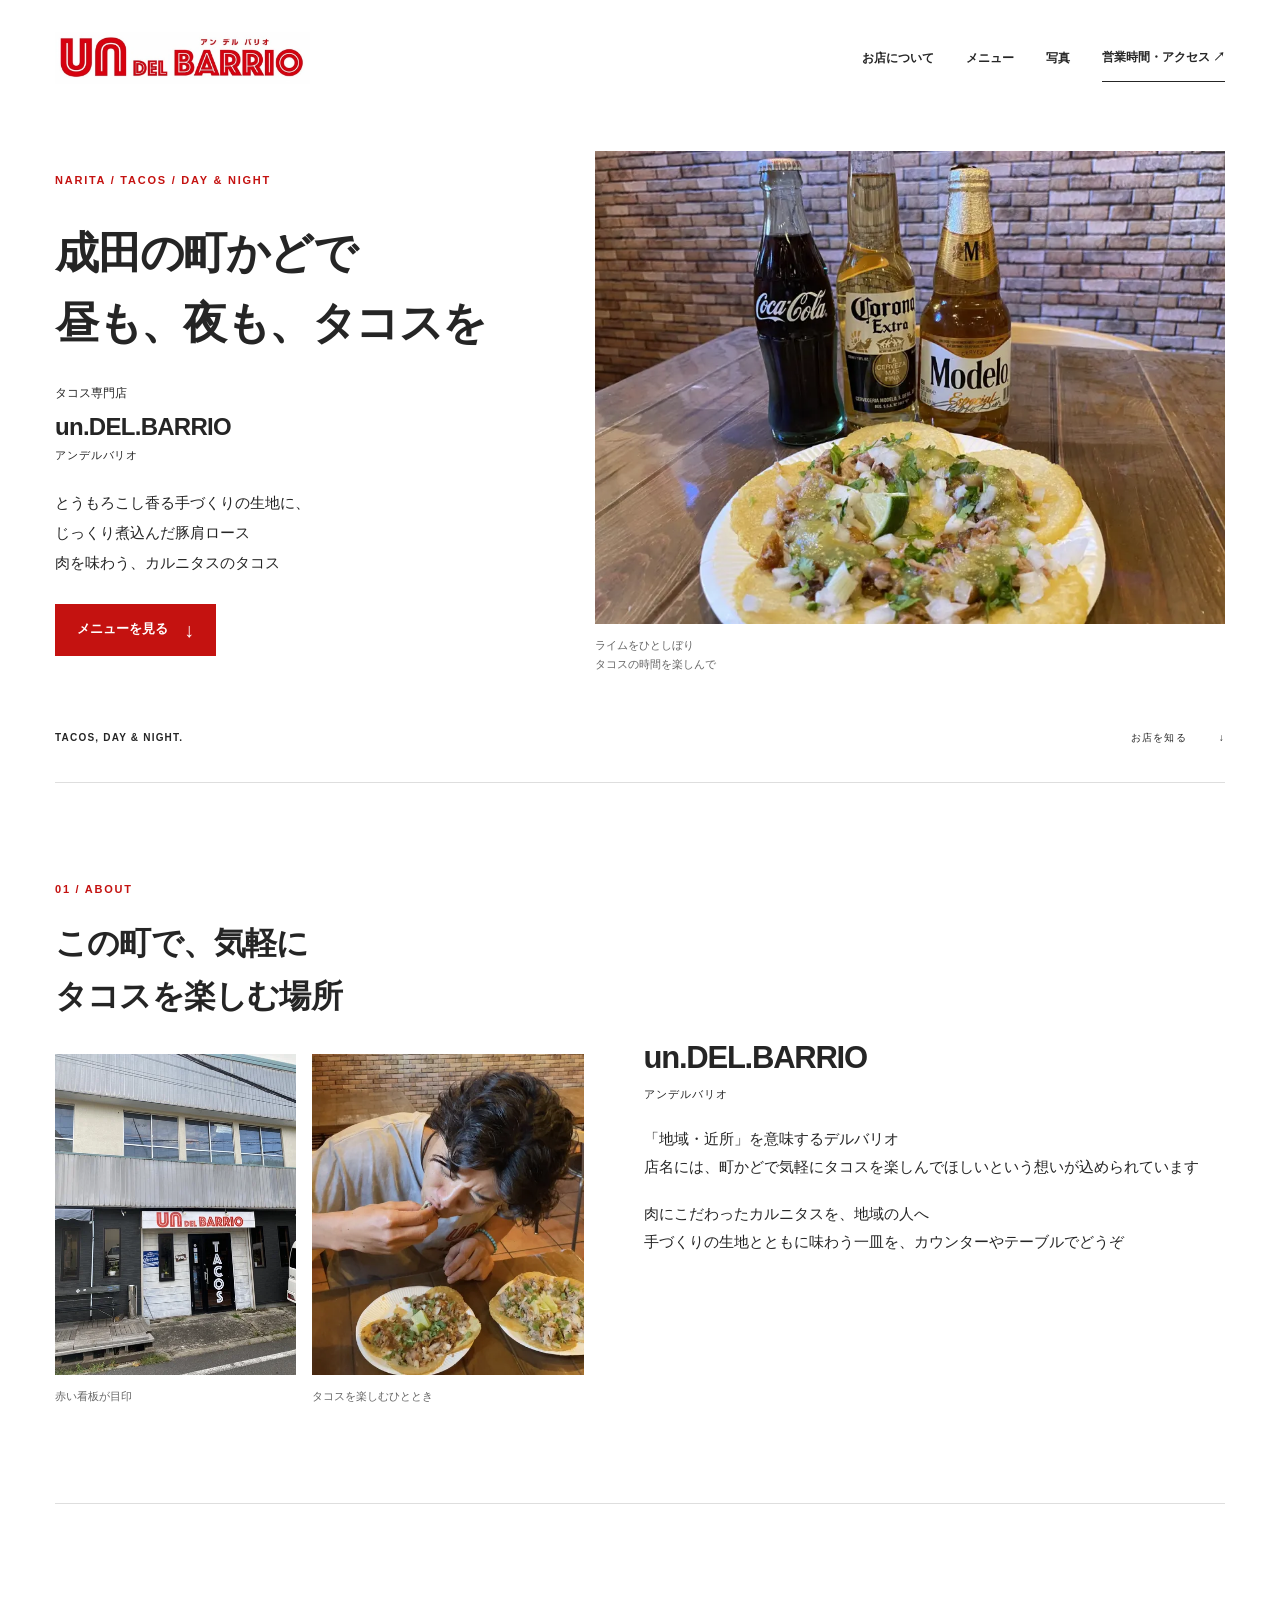
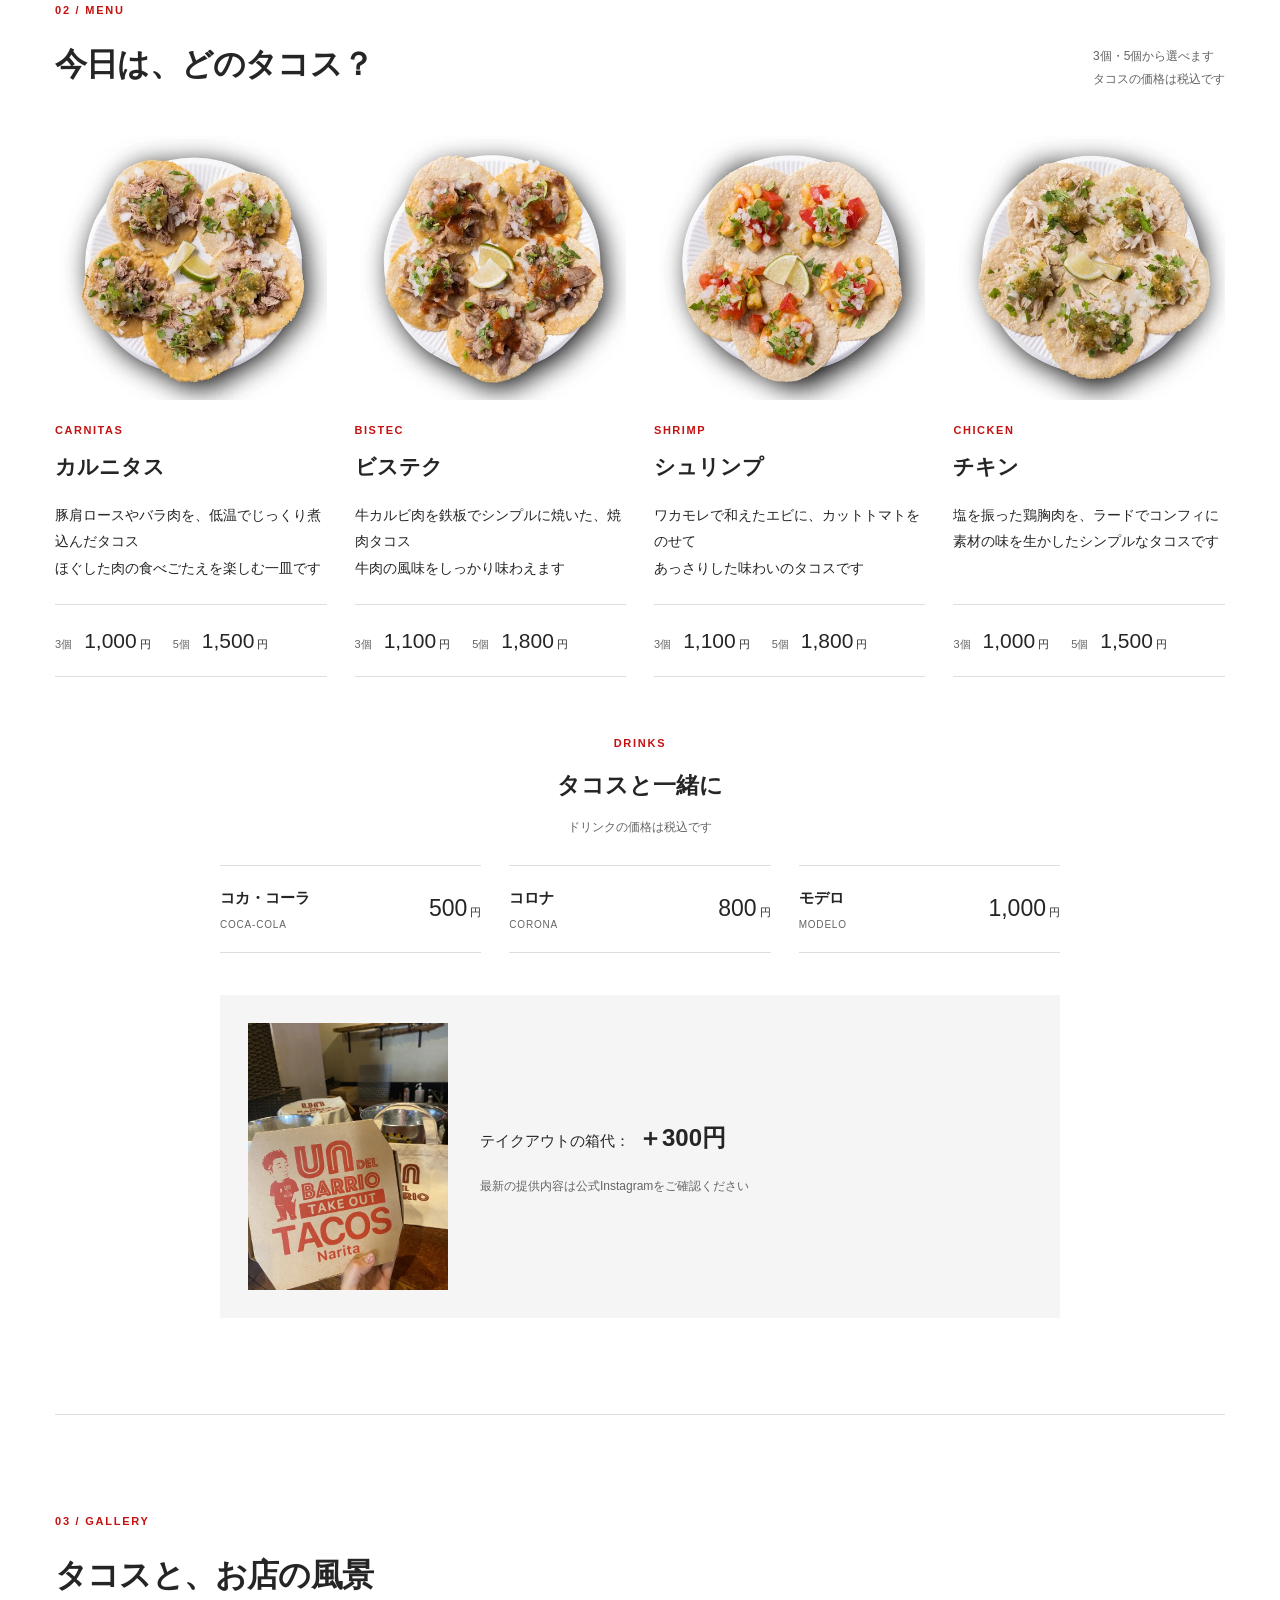
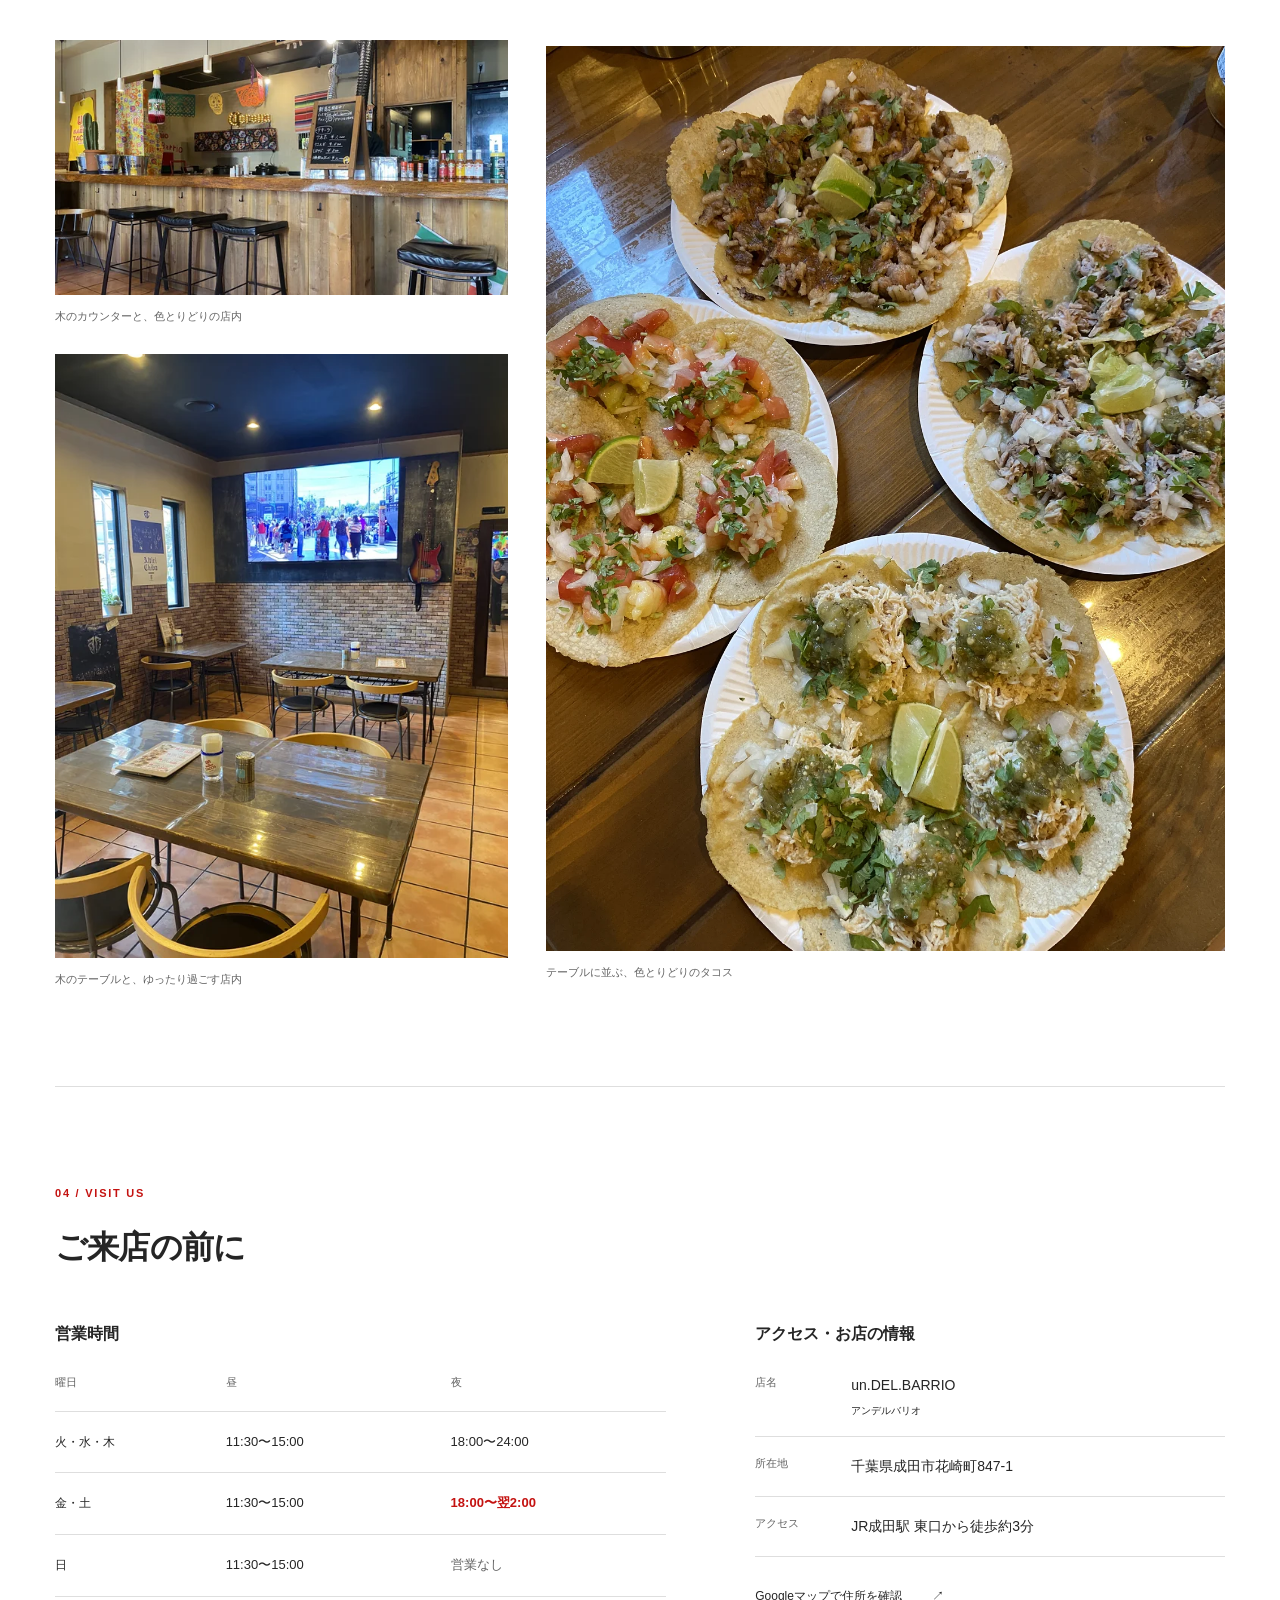
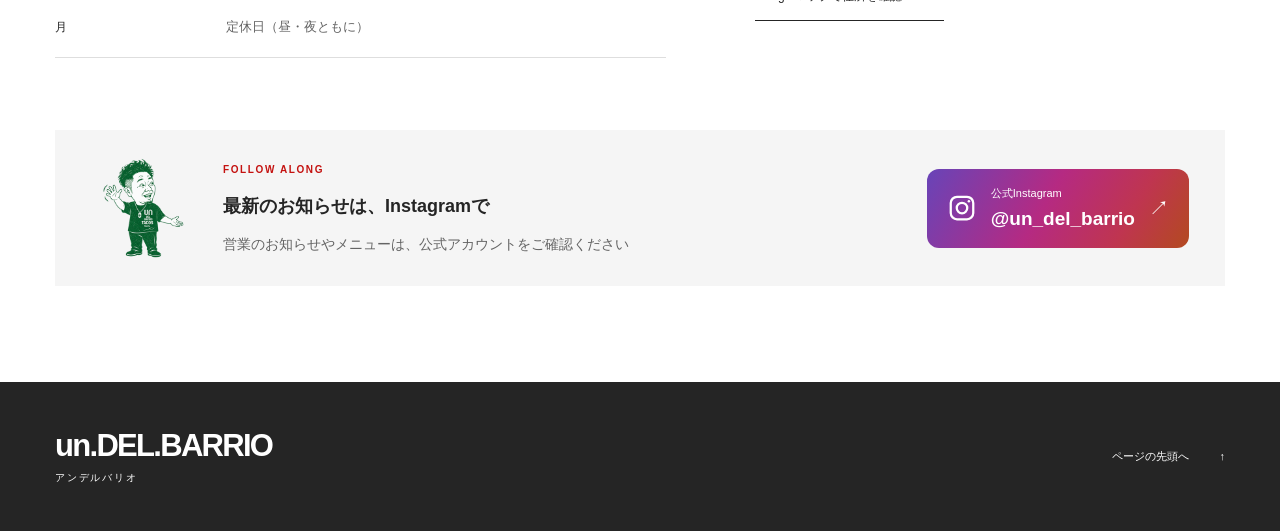
<file: un-del-barrio/index.html>
<!doctype html>
<html lang="ja">
<head>
  <meta charset="utf-8">
  <meta name="viewport" content="width=device-width, initial-scale=1">
  <meta name="description" content="成田駅東口から徒歩約3分 タコス専門店 un.DEL.BARRIO（アンデルバリオ） メニュー、営業時間、アクセスをご案内します 昼も、夜も、タコスを楽しむ時間を">
  <meta name="color-scheme" content="light">
  <title>un.DEL.BARRIO｜アンデルバリオ｜成田のタコス専門店</title>
  <link rel="stylesheet" href="styles.css?v=20261012-production">
</head>
<body>
  <a class="skip-link" href="#main">本文へスキップ</a>

  <header class="site-header">
    <a class="brand" href="#top" aria-label="un.DEL.BARRIO（アンデルバリオ） ページの先頭へ"><svg class="brand__image" viewBox="45 85 870 175" aria-hidden="true" focusable="false"><image href="images/brand-menu-960.webp" x="0" y="0" width="960" height="1706" /></svg></a>
    <nav class="navigation" aria-label="メインナビゲーション">
      <a href="#about">お店について</a>
      <a href="#menu">メニュー</a>
      <a href="#gallery">写真</a>
      <a href="#visit">営業時間・アクセス<span aria-hidden="true"> ↗</span></a>
    </nav>
  </header>

  <main id="main">
    <section class="hero" id="top" aria-labelledby="hero-title">
      <div class="hero__copy">
        <p class="eyebrow">NARITA / TACOS / DAY & NIGHT</p>
        <h1 id="hero-title">成田の町かどで<br>昼も、夜も、タコスを</h1>
        <p class="hero__name">タコス専門店<br><strong>un.DEL.BARRIO</strong><span>アンデルバリオ</span></p>
        <p class="hero__lead">とうもろこし香る手づくりの生地に、<br>じっくり煮込んだ豚肩ロース<br>肉を味わう、カルニタスのタコス</p>
        <a class="button" href="#menu">メニューを見る<span aria-hidden="true">↓</span></a>
      </div>
      <figure class="hero__photo"><img src="images/hero-tacos-940.webp" srcset="images/hero-tacos-470.webp 470w, images/hero-tacos-940.webp 940w" sizes="(max-width: 740px) calc(100vw - 44px), (max-width: 1440px) 54vw, 715px" width="940" height="705" fetchpriority="high" decoding="async" alt="木のテーブルに置かれたライムと緑のサルサを添えたタコス、その奥に並ぶコカ・コーラ、コロナ、モデロの瓶"><figcaption>ライムをひとしぼり<br>タコスの時間を楽しんで</figcaption></figure>
      <p class="hero__footnote"><span>TACOS, DAY & NIGHT.</span><a href="#about">お店を知る <span aria-hidden="true">↓</span></a></p>
    </section>

    <section class="section about" id="about" aria-labelledby="about-title">
      <div class="section-heading"><p class="eyebrow">01 / ABOUT</p><h2 id="about-title">この町で、気軽に<br>タコスを楽しむ場所</h2></div>
      <div class="about__photos">
        <figure><img src="images/shop-exterior-960.webp" srcset="images/shop-exterior-480.webp 480w, images/shop-exterior-960.webp 960w" sizes="(max-width: 740px) min(234px, calc((100vw - 56px) / 2)), (max-width: 1440px) 21vw, 294px" width="960" height="1280" loading="lazy" decoding="async" alt="赤いun DEL BARRIOの看板と、TACOSの文字が入った入口のある店舗外観"><figcaption>赤い看板が目印</figcaption></figure>
        <figure><img src="images/tacos-moment-960.webp" srcset="images/tacos-moment-480.webp 480w, images/tacos-moment-960.webp 960w" sizes="(max-width: 740px) min(234px, calc((100vw - 56px) / 2)), (max-width: 1440px) 21vw, 294px" width="960" height="1132" loading="lazy" decoding="async" alt="店内のテーブルで、皿に並んだタコスを手に取って食べる人"><figcaption>タコスを楽しむひととき</figcaption></figure>
      </div>
      <div class="about__body">
        <p class="about__lead">un.DEL.BARRIO<br><span>アンデルバリオ</span></p>
        <p><span class="about__line">「地域・近所」を意味するデルバリオ</span><br class="about__desktop-break"><span class="about__line">店名には、町かどで気軽に</span><span class="about__line">タコスを楽しんでほしいという</span><span class="about__line">想いが込められています</span></p>
        <p><span class="about__line">肉にこだわったカルニタスを、</span><span class="about__line">地域の人へ</span><br class="about__desktop-break"><span class="about__line">手づくりの生地とともに味わう一皿を、</span><span class="about__line">カウンターやテーブルでどうぞ</span></p>
      </div>
    </section>

    <section class="section menu" id="menu" aria-labelledby="menu-title">
      <div class="section-heading section-heading--row"><div><p class="eyebrow">02 / MENU</p><h2 id="menu-title">今日は、どのタコス？</h2></div><p class="section-note">3個・5個から選べます<br>タコスの価格は税込です</p></div>
      <div class="menu-grid">
        <article class="menu-card">
          <img src="images/carnitas-960.webp" srcset="images/carnitas-480.webp 480w, images/carnitas-960.webp 960w" sizes="(max-width: 600px) calc(100vw - 44px), (max-width: 1000px) 44vw, 23vw" width="960" height="960" loading="lazy" decoding="async" alt="ほぐした豚肉、玉ねぎ、緑のサルサをのせたカルニタスのタコス5個とライム">
          <div class="menu-card__body"><p class="menu-card__english">CARNITAS</p><h3>カルニタス</h3><p class="menu-card__description">豚肩ロースやバラ肉を、低温でじっくり煮込んだ<span class="keep-together">タコス</span><br>ほぐした肉の食べごたえを楽しむ一皿です</p><dl class="menu-prices" aria-label="カルニタスの税込価格"><div><dt>3個</dt><dd>1,000<span>円</span></dd></div><div><dt>5個</dt><dd>1,500<span>円</span></dd></div></dl></div>
        </article>
        <article class="menu-card">
          <img src="images/bistec-960.webp" srcset="images/bistec-480.webp 480w, images/bistec-960.webp 960w" sizes="(max-width: 600px) calc(100vw - 44px), (max-width: 1000px) 44vw, 23vw" width="960" height="960" loading="lazy" decoding="async" alt="焼いた牛肉、玉ねぎ、サルサをのせたビステクのタコス5個とライム">
          <div class="menu-card__body"><p class="menu-card__english">BISTEC</p><h3>ビステク</h3><p class="menu-card__description">牛カルビ肉を鉄板でシンプルに焼いた、焼肉<span class="keep-together">タコス</span><br>牛肉の風味をしっかり味わえます</p><dl class="menu-prices" aria-label="ビステクの税込価格"><div><dt>3個</dt><dd>1,100<span>円</span></dd></div><div><dt>5個</dt><dd>1,800<span>円</span></dd></div></dl></div>
        </article>
        <article class="menu-card">
          <img src="images/shrimp-960.webp" srcset="images/shrimp-480.webp 480w, images/shrimp-960.webp 960w" sizes="(max-width: 600px) calc(100vw - 44px), (max-width: 1000px) 44vw, 23vw" width="960" height="960" loading="lazy" decoding="async" alt="エビ、赤いトマト、緑の野菜をのせたシュリンプのタコス5個">
          <div class="menu-card__body"><p class="menu-card__english">SHRIMP</p><h3>シュリンプ</h3><p class="menu-card__description">ワカモレで和えたエビに、カットトマトをのせて<br>あっさりした味わいの<span class="keep-together">タコス</span>です</p><dl class="menu-prices" aria-label="シュリンプの税込価格"><div><dt>3個</dt><dd>1,100<span>円</span></dd></div><div><dt>5個</dt><dd>1,800<span>円</span></dd></div></dl></div>
        </article>
        <article class="menu-card">
          <img src="images/chicken-960.webp" srcset="images/chicken-480.webp 480w, images/chicken-960.webp 960w" sizes="(max-width: 600px) calc(100vw - 44px), (max-width: 1000px) 44vw, 23vw" width="960" height="960" loading="lazy" decoding="async" alt="ほぐした鶏肉、玉ねぎ、緑のサルサをのせたチキンのタコス5個とライム">
          <div class="menu-card__body"><p class="menu-card__english">CHICKEN</p><h3>チキン</h3><p class="menu-card__description">塩を振った鶏胸肉を、ラードでコンフィに<br>素材の味を生かしたシンプルな<span class="keep-together">タコス</span>です</p><dl class="menu-prices" aria-label="チキンの税込価格"><div><dt>3個</dt><dd>1,000<span>円</span></dd></div><div><dt>5個</dt><dd>1,500<span>円</span></dd></div></dl></div>
        </article>
      </div>
      <section class="drinks" aria-labelledby="drinks-title">
        <div class="drinks__heading"><p class="eyebrow">DRINKS</p><h3 id="drinks-title">タコスと一緒に</h3><p>ドリンクの価格は税込です</p></div>
        <dl class="drinks__list">
          <div><dt>コカ・コーラ<span>COCA-COLA</span></dt><dd>500<span>円</span></dd></div>
          <div><dt>コロナ<span>CORONA</span></dt><dd>800<span>円</span></dd></div>
          <div><dt>モデロ<span>MODELO</span></dt><dd>1,000<span>円</span></dd></div>
        </dl>
      </section>
      <aside class="takeout" aria-label="テイクアウトの箱代">
        <img src="images/shop-bag-600.webp" srcset="images/shop-bag-600.webp 600w, images/shop-bag-1200.webp 1200w" sizes="(max-width: 740px) min(220px, calc(100vw - 84px)), 200px" width="1200" height="1600" loading="lazy" decoding="async" alt="赤い店舗ロゴと人物イラストが印刷されたテイクアウト用の箱を手に持った様子">
        <div class="takeout__body">
          <p class="takeout__price"><span>テイクアウトの箱代：</span><strong>＋300円</strong></p>
          <div class="menu-note"><p><span>最新の提供内容は</span><span>公式Instagramをご確認ください</span></p></div>
        </div>
      </aside>
    </section>

    <section class="section gallery" id="gallery" aria-labelledby="gallery-title">
      <div class="section-heading section-heading--row"><div><p class="eyebrow">03 / GALLERY</p><h2 id="gallery-title">タコスと、お店の風景</h2></div></div>
      <div class="gallery__grid">
        <figure class="gallery__counter"><img src="images/interior-counter-1200.webp" srcset="images/interior-counter-600.webp 600w, images/interior-counter-1200.webp 1200w" sizes="(max-width: 740px) min(560px, calc(100vw - 44px)), (max-width: 1440px) 36vw, 515px" width="1200" height="676" loading="lazy" decoding="async" alt="木のカウンターと黒いスツール、サボテンや色鮮やかな切り紙飾りが並ぶ店内"><figcaption>木のカウンターと、色とりどりの店内</figcaption></figure>
        <figure class="gallery__tacos"><img src="images/gallery-tacos-1200.webp" srcset="images/gallery-tacos-600.webp 600w, images/gallery-tacos-1200.webp 1200w" sizes="(max-width: 740px) min(560px, calc(100vw - 44px)), (max-width: 1440px) 54vw, 775px" width="1200" height="1600" loading="lazy" decoding="async" alt="木のテーブルを上から見た、肉やエビ、玉ねぎ、トマト、ライムをのせたタコス4皿"><figcaption>テーブルに並ぶ、色とりどりのタコス</figcaption></figure>
        <figure class="gallery__tables"><img src="images/interior-seating-1200.webp" srcset="images/interior-seating-600.webp 600w, images/interior-seating-1200.webp 1200w" sizes="(max-width: 740px) min(560px, calc(100vw - 44px)), (max-width: 1440px) 36vw, 515px" width="1200" height="1600" loading="lazy" decoding="async" alt="木のテーブルと黄色い背もたれの椅子が並び、壁にテレビとベースギターが掛けられた店内"><figcaption>木のテーブルと、ゆったり過ごす店内</figcaption></figure>
      </div>
    </section>

    <section class="section visit" id="visit" aria-labelledby="visit-title">
      <div class="section-heading"><p class="eyebrow">04 / VISIT US</p><h2 id="visit-title">ご来店の前に</h2></div>
      <div class="visit__grid">
        <section class="hours" aria-labelledby="hours-title">
          <h3 id="hours-title">営業時間</h3>
          <table>
            <caption class="sr-only">曜日ごとの昼・夜の営業時間と定休日</caption>
            <thead><tr><th scope="col">曜日</th><th scope="col">昼</th><th scope="col">夜</th></tr></thead>
            <tbody>
              <tr><th scope="row">火・水・木</th><td><time datetime="11:30">11:30</time>〜<time datetime="15:00">15:00</time></td><td><time datetime="18:00">18:00</time>〜<time datetime="00:00">24:00</time></td></tr>
              <tr class="hours__late"><th scope="row">金・土</th><td><time datetime="11:30">11:30</time>〜<time datetime="15:00">15:00</time></td><td><time datetime="18:00">18:00</time>〜<span class="next-day">翌2:00</span></td></tr>
              <tr><th scope="row">日</th><td><time datetime="11:30">11:30</time>〜<time datetime="15:00">15:00</time></td><td class="hours__closed">営業なし</td></tr>
              <tr><th scope="row">月</th><td colspan="2" class="hours__closed">定休日（昼・夜ともに）</td></tr>
            </tbody>
          </table>
        </section>
        <section class="access" aria-labelledby="access-title">
          <h3 id="access-title">アクセス・お店の情報</h3>
          <dl>
            <div><dt>店名</dt><dd>un.DEL.BARRIO<span class="access__reading">アンデルバリオ</span></dd></div>
            <div><dt>所在地</dt><dd><address>千葉県成田市花崎町847-1</address></dd></div>
            <div><dt>アクセス</dt><dd>JR成田駅 東口から徒歩約3分</dd></div>
          </dl>
          <a class="text-link" href="https://www.google.com/maps/search/?api=1&amp;query=%E5%8D%83%E8%91%89%E7%9C%8C%E6%88%90%E7%94%B0%E5%B8%82%E8%8A%B1%E5%B4%8E%E7%94%BA847-1%20un.DEL.BARRIO" target="_blank" rel="noopener noreferrer">Googleマップで住所を確認<span aria-hidden="true">↗</span><span class="sr-only">（新しいタブで開きます）</span></a>
        </section>
      </div>
      <aside class="instagram" aria-labelledby="instagram-title">
        <img class="instagram__character" src="images/welcome-320.webp" width="320" height="320" loading="lazy" decoding="async" alt="">
        <div><p class="eyebrow">FOLLOW ALONG</p><h3 id="instagram-title"><span>最新のお知らせは、</span><span>Instagramで</span></h3><p>営業のお知らせやメニューは、公式アカウントをご確認ください</p></div>
        <a class="instagram__link" href="https://www.instagram.com/un_del_barrio/" target="_blank" rel="noopener noreferrer">
          <svg class="instagram__icon" viewBox="0 0 24 24" fill="none" stroke="currentColor" stroke-width="1.8" aria-hidden="true" focusable="false"><rect x="3" y="3" width="18" height="18" rx="5"/><circle cx="12" cy="12" r="4.2"/><circle cx="17.5" cy="6.5" r="1" fill="currentColor" stroke="none"/></svg>
          <span>公式Instagram<strong>@un_del_barrio</strong></span>
          <span class="instagram__arrow" aria-hidden="true">↗</span>
          <span class="sr-only">（新しいタブで開きます）</span>
        </a>
      </aside>
    </section>
  </main>

  <footer class="site-footer">
    <a class="wordmark wordmark--footer" href="#top">un.DEL.BARRIO<span>アンデルバリオ</span></a>
    <a class="back-to-top" href="#top">ページの先頭へ <span aria-hidden="true">↑</span></a>
  </footer>
</body>
</html>
</file>
<file: un-del-barrio/styles.css>
@charset "UTF-8";

:root {
  --paper: #ffffff;
  --ink: #252525;
  --muted: #646464;
  --accent: #c41210;
  --line: #dedede;
  --surface: #f5f5f5;
  --placeholder: #f2f2f2;
  --width: 1320px;
  --gutter: clamp(22px, 4.3vw, 76px);
}

* { box-sizing: border-box; }
html { scroll-padding-top: 24px; }
body { margin: 0; background: var(--paper); color: var(--ink); font-family: -apple-system, BlinkMacSystemFont, "Hiragino Kaku Gothic ProN", "Yu Gothic", "Noto Sans CJK JP", Meiryo, sans-serif; font-size: 15px; line-height: 1.9; -webkit-text-size-adjust: 100%; }
a { color: inherit; text-underline-offset: 5px; }
a:focus-visible { outline: 3px solid var(--accent); outline-offset: 5px; }
h1, h2, h3, p { margin: 0; }
figure { margin: 0; }
img { display: block; max-width: 100%; height: auto; }
figcaption { margin-top: 12px; color: var(--muted); font-size: 11px; line-height: 1.8; }
h1, h2, h3 { text-wrap: balance; }
button, a { -webkit-tap-highlight-color: transparent; }
.sr-only { position: absolute; width: 1px; height: 1px; padding: 0; margin: -1px; overflow: hidden; clip-path: inset(50%); white-space: nowrap; border: 0; }
.keep-together { white-space: nowrap; }
.skip-link { position: fixed; top: 10px; left: 16px; z-index: 10; padding: 10px 18px; background: var(--paper); transform: translateY(-200%); }
.skip-link:focus { transform: none; }

.site-header { max-width: calc(var(--width) + var(--gutter) * 2); min-height: 116px; margin: auto; padding: 26px var(--gutter); display: flex; align-items: center; justify-content: space-between; gap: 32px; }
.brand { display: block; width: 255px; max-width: 100%; flex-shrink: 0; }
.brand__image { display: block; width: 100%; height: auto; aspect-ratio: 870 / 175; overflow: hidden; }
.wordmark { display: block; width: max-content; flex-shrink: 0; font-family: Arial, Helvetica, sans-serif; font-size: 30px; font-weight: 800; line-height: 1; letter-spacing: -.055em; text-decoration: none; }
.wordmark span { display: block; margin-top: 12px; font-family: -apple-system, BlinkMacSystemFont, "Noto Sans CJK JP", sans-serif; font-size: 10px; font-weight: 500; letter-spacing: .18em; }
.navigation { display: flex; align-items: center; gap: clamp(18px, 2.5vw, 38px); font-size: 12px; font-weight: 650; }
.navigation a { padding: 12px 0; text-decoration: none; white-space: nowrap; }
.navigation a:last-child { border-bottom: 1px solid var(--ink); }
.navigation a:hover { color: var(--accent); }

main { max-width: calc(var(--width) + var(--gutter) * 2); margin: auto; padding-inline: var(--gutter); }
.hero { display: grid; grid-template-columns: .86fr 1.14fr; column-gap: clamp(36px, 5vw, 80px); align-items: center; padding-top: 16px; }
.hero__copy { padding-block: 38px; }
.eyebrow { font-family: Arial, Helvetica, sans-serif; font-size: 11px; font-weight: 700; letter-spacing: .16em; }
.hero .eyebrow { color: var(--accent); margin-bottom: 28px; }
h1 { font-size: clamp(28px, 3.4vw, 51px); font-weight: 600; letter-spacing: -.035em; line-height: 1.6; }
.hero__name { margin: 24px 0 22px; font-size: 12px; }
.hero__name strong { display: block; margin-top: 4px; font-family: Arial, Helvetica, sans-serif; font-size: 24px; letter-spacing: -.03em; line-height: 1.5; }
.hero__name > span { display: block; font-size: 11px; letter-spacing: .08em; }
.hero__lead { margin-bottom: 26px; font-size: 15px; line-height: 2; }
.hero__photo img { width: 100%; height: auto; }
.button { display: inline-flex; min-height: 52px; align-items: center; justify-content: center; gap: 16px; padding: 13px 22px; background: var(--accent); color: var(--paper); font-size: 13px; font-weight: 600; text-decoration: none; }
.button:hover { background: #990e0d; }
.button > span { font-size: 20px; line-height: 1; }
.hero__footnote { grid-column: 1 / -1; display: flex; justify-content: space-between; align-items: center; padding-block: 24px; border-bottom: 1px solid var(--line); font-size: 10px; letter-spacing: .12em; }
.hero__footnote > span { font-family: Arial, Helvetica, sans-serif; font-weight: 700; }
.hero__footnote a { display: inline-flex; gap: 32px; min-height: 40px; align-items: center; text-decoration: none; }

.section { padding-block: clamp(62px, 7.5vw, 110px); border-bottom: 1px solid var(--line); }
.section-heading .eyebrow { margin-bottom: 17px; color: var(--accent); }
h2 { font-size: clamp(23px, 2.5vw, 34px); font-weight: 600; letter-spacing: -.025em; line-height: 1.65; }
.section-heading--row { display: flex; align-items: flex-end; justify-content: space-between; gap: 24px; margin-bottom: 38px; }
.section-status, .section-note { color: var(--muted); font-size: 12px; }
.section-status { padding-bottom: 4px; border-bottom: 1px solid var(--line); }
.about { display: grid; grid-template-columns: 1fr 1.1fr; grid-template-areas: "heading body" "photos body"; gap: 32px 60px; }
.about > .section-heading { grid-area: heading; }
/* Match each column to its photo's aspect ratio to align heights without cropping. */
.about__photos { grid-area: photos; display: grid; grid-template-columns: minmax(0, .75fr) minmax(0, .8481fr); gap: 16px; }
.about__photos img { width: 100%; height: auto; }
.about__photos figcaption { text-wrap: balance; }
.about__body { grid-area: body; align-self: center; padding-top: 6px; }
.about__lead { margin-bottom: 22px; font-family: Arial, Helvetica, sans-serif; font-size: 31px; font-weight: 700; line-height: 1.5; letter-spacing: -.04em; }
.about__lead span { display: block; margin-top: 5px; font-family: -apple-system, BlinkMacSystemFont, "Noto Sans CJK JP", sans-serif; font-size: 11px; font-weight: 400; letter-spacing: .1em; }
.about__body > p:not(.about__lead) { font-size: 15px; }
.about__body > p + p { margin-top: 18px; }
.about__body .pending-copy { margin-top: 10px; }
.pending-copy { color: var(--muted); }
.menu-grid { display: grid; grid-template-columns: repeat(4, minmax(0, 1fr)); gap: 28px; }
.menu-card { display: flex; flex-direction: column; min-width: 0; }
.menu-card > img { width: 100%; height: auto; }
.menu-card__body { display: flex; flex-direction: column; flex: 1; padding-top: 20px; }
.menu-card__english { margin-bottom: 6px; color: var(--accent); font-family: Arial, Helvetica, sans-serif; font-size: 11px; font-weight: 700; letter-spacing: .14em; }
.menu-card h3 { margin-bottom: 15px; font-size: 21px; }
.menu-card__description { flex: 1; font-size: 14px; line-height: 1.9; }
.menu-prices { display: flex; flex-wrap: wrap; gap: 12px 22px; margin: 22px 0 0; padding-block: 16px; border-block: 1px solid var(--line); }
.menu-prices > div { display: flex; align-items: baseline; gap: 12px; }
.menu-prices dt { color: var(--muted); font-size: 11px; }
.menu-prices dd { margin: 0; font-family: Arial, Helvetica, sans-serif; font-size: 21px; font-variant-numeric: tabular-nums; }
.menu-prices dd span { margin-left: 3px; font-family: sans-serif; font-size: 11px; }
.drinks { max-width: 840px; margin: 56px auto 0; }
.drinks__heading { text-align: center; }
.drinks .eyebrow { margin-bottom: 10px; color: var(--accent); }
.drinks h3 { margin-bottom: 8px; font-size: 23px; }
.drinks__heading > p:last-child { color: var(--muted); font-size: 12px; }
.drinks__list { display: grid; grid-template-columns: repeat(3, minmax(0, 1fr)); gap: 28px; margin: 26px 0 0; }
.drinks__list > div { display: flex; align-items: center; justify-content: space-between; gap: 12px; padding: 18px 0; border-block: 1px solid var(--line); }
.drinks__list dt { font-size: 15px; font-weight: 600; }
.drinks__list dt span { display: block; margin-top: 3px; font-family: Arial, Helvetica, sans-serif; font-size: 10px; font-weight: 400; letter-spacing: .08em; color: var(--muted); }
.drinks__list dd { margin: 0; font-family: Arial, Helvetica, sans-serif; font-size: 23px; font-variant-numeric: tabular-nums; white-space: nowrap; }
.drinks__list dd span { margin-left: 3px; font-family: sans-serif; font-size: 11px; }
.takeout { display: grid; grid-template-columns: 200px minmax(0, 1fr); align-items: center; gap: 32px; max-width: 840px; margin: 42px auto 0; padding: 28px; background: var(--surface); }
.takeout img { width: 100%; height: auto; }
.takeout__body { min-width: 0; }
.takeout__price { display: flex; flex-wrap: wrap; align-items: baseline; gap: 4px 8px; font-size: 15px; line-height: 1.8; }
.takeout__price strong { font-size: 24px; font-weight: 600; white-space: nowrap; }
.menu-note { margin-top: 16px; color: var(--muted); font-size: 12px; line-height: 1.9; }
.menu-note p { text-wrap: balance; }
.menu-note p + p { margin-top: 4px; }
.gallery__grid { display: grid; grid-template-columns: minmax(0, 1fr) minmax(0, 1.5fr); grid-template-areas: "counter tacos" "tables tacos"; gap: 28px clamp(24px, 3vw, 44px); align-items: center; }
.gallery__counter { grid-area: counter; }
.gallery__tacos { grid-area: tacos; }
.gallery__tables { grid-area: tables; }
.gallery__grid img { width: 100%; height: auto; }
.visit { border-bottom: 0; }
.visit__grid { display: grid; grid-template-columns: 1.3fr 1fr; gap: clamp(36px, 7vw, 100px); margin-top: 46px; }
h3 { margin-bottom: 22px; font-size: 16px; font-weight: 600; }
table { width: 100%; border-collapse: collapse; font-size: 13px; font-variant-numeric: tabular-nums; }
th, td { padding: 18px 8px; border-bottom: 1px solid var(--line); vertical-align: middle; white-space: nowrap; }
thead th { padding-top: 0; color: var(--muted); font-size: 11px; font-weight: 500; text-align: left; }
tbody th { font-size: 12px; font-weight: 500; text-align: left; }
th:first-child { padding-left: 0; }
td:last-child { padding-right: 0; }
.hours__late td:last-child { color: var(--accent); font-weight: 700; }
.hours__closed { color: var(--muted); }
.access dl { margin: 0; font-size: 14px; }
.access dl > div { display: grid; grid-template-columns: 80px 1fr; gap: 16px; padding: 16px 0; border-bottom: 1px solid var(--line); }
.access dl > div:first-child { padding-top: 0; }
.access dt { color: var(--muted); font-size: 11px; }
.access dd { margin: 0; overflow-wrap: anywhere; }
.access__reading { display: block; margin-top: 3px; font-size: 10px; }
address { font-style: normal; }
.text-link { display: inline-flex; min-height: 48px; gap: 30px; align-items: center; margin-top: 16px; font-size: 12px; text-decoration: none; border-bottom: 1px solid var(--ink); }
.instagram { display: flex; align-items: center; justify-content: space-between; gap: 28px; margin-top: 72px; padding: 26px 36px; background: var(--surface); }
.instagram__character { width: 104px; height: auto; flex-shrink: 0; }
.instagram > div { flex: 1; }
.instagram .eyebrow { margin-bottom: 10px; color: var(--accent); font-size: 10px; }
.instagram h3 { margin-bottom: 8px; font-size: 18px; }
.instagram h3 span { display: inline-block; }
.instagram p:not(.eyebrow) { font-size: 14px; color: var(--muted); }
.instagram__link { display: inline-flex; flex-shrink: 0; justify-content: center; align-items: center; gap: 14px; min-height: 72px; padding: 14px 20px; border-radius: 12px; background: linear-gradient(120deg, #6844b8, #b52a82 45%, #bf3550 75%, #b34a20); color: #fff; text-align: left; text-decoration: none; font-size: 11px; }
.instagram__link strong { display: block; font-family: Arial, Helvetica, sans-serif; font-size: 19px; font-weight: 600; line-height: 1.6; }
.instagram__icon { width: 30px; height: 30px; flex-shrink: 0; }
.instagram__arrow { font-size: 20px; line-height: 1; }
.instagram__link:hover { background: linear-gradient(120deg, #57379c, #98226e 45%, #a32a43 75%, #983d1a); }
.text-link:hover { color: var(--accent); }

.site-footer { display: flex; align-items: center; justify-content: space-between; flex-wrap: wrap; gap: 32px; padding: 48px var(--gutter); background: var(--ink); color: var(--paper); }
.wordmark--footer { font-size: 31px; }
.back-to-top { display: inline-flex; min-height: 44px; align-items: center; gap: 30px; font-size: 11px; text-decoration: none; }
.site-footer a:focus-visible { outline-color: var(--paper); }

@media (min-width: 1600px) { .site-footer { padding-inline: max(var(--gutter), calc((100vw - var(--width)) / 2)); } }
@media (max-width: 1000px) {
  .site-header { min-height: 102px; }
  .wordmark { font-size: 25px; }
  .brand { width: 220px; }
  .navigation { gap: 18px; font-size: 11px; }
  .hero { grid-template-columns: 1fr 1fr; gap: 28px; }
  .menu-grid { grid-template-columns: repeat(2, minmax(0, 1fr)); gap: 44px 28px; }
  .instagram__character { width: 80px; }
  .instagram { display: grid; grid-template-columns: 80px minmax(0, 1fr); gap: 20px; padding-inline: 24px; }
  .instagram__link { grid-column: 2; justify-self: start; }
  .visit__grid { grid-template-columns: 1fr 1fr; gap: 28px; }
  table { font-size: 12px; }
  tbody th { font-size: 11px; }
  th, td { padding-inline: 5px; }
}
@media (max-width: 740px) {
  .site-header { display: block; padding-block: 25px 0; }
  .brand { width: 235px; margin-inline: auto; }
  .wordmark { font-size: 28px; }
  .navigation { justify-content: space-between; flex-wrap: wrap; gap: 2px 16px; margin-top: 22px; border-top: 1px solid var(--line); }
  .navigation a { min-height: 45px; display: inline-flex; align-items: center; font-size: 11px; }
  .navigation a:last-child { border: 0; }
  .hero { grid-template-columns: 1fr; gap: 0; padding-top: 0; }
  .hero__photo { grid-row: 1; padding-top: 18px; }
  .hero__copy { width: 100%; max-width: 640px; margin-inline: auto; padding: 36px 0 40px; text-align: center; }
  .hero__photo figcaption { text-align: center; }
  .hero .eyebrow { margin-bottom: 18px; font-size: 10px; }
  h1 { font-size: clamp(26px, 7.6vw, 42px); line-height: 1.55; }
  .hero__name { margin: 20px 0 22px; font-size: 11px; }
  .hero__name strong { font-size: 23px; }
  .hero__name > span { font-size: 10px; }
  .hero__lead { font-size: clamp(14px, 3.5vw, 16px); line-height: 1.95; }
  .button { width: min(100%, 280px); min-height: 52px; font-size: 13px; }
  .hero__footnote { padding-block: 16px; font-size: 9px; }
  .section { padding-block: 56px; }
  .section-heading { text-align: center; }
  .section-heading .eyebrow { margin-bottom: 13px; font-size: 10px; }
  .section-heading--row { display: block; margin-bottom: 26px; }
  .section-status { display: inline-block; margin-top: 18px; }
  .section-note { margin-top: 16px; }
  h2 { font-size: clamp(22px, 6.1vw, 28px); }
  .about { grid-template-columns: minmax(0, 1fr); grid-template-areas: "heading" "photos" "body"; gap: 27px; }
  .about__photos { width: 100%; max-width: 480px; margin-inline: auto; gap: 12px; }
  .about__photos figcaption { text-align: center; }
  .about__body { width: 100%; max-width: 30em; margin-inline: auto; padding-top: 0; }
  .about__lead { font-size: 27px; text-align: center; }
  .about__body > p:not(.about__lead) { line-height: 2; text-align: center; text-wrap: balance; }
  .about__line { display: block; }
  .about__desktop-break { display: none; }
  .menu-card__english, .menu-card h3 { text-align: center; }
  .menu-card__description { text-align: center; text-wrap: balance; }
  .menu-prices { justify-content: center; }
  .drinks { max-width: 480px; margin-top: 44px; }
  .drinks h3 { font-size: 21px; }
  .drinks__list { grid-template-columns: minmax(0, 1fr); gap: 0; margin-top: 22px; }
  .drinks__list > div { border-top: 0; }
  .drinks__list > div:first-child { border-top: 1px solid var(--line); }
  .takeout { grid-template-columns: minmax(0, 1fr); gap: 22px; max-width: 480px; margin-top: 36px; padding: 24px 20px; }
  .takeout img { width: min(100%, 220px); justify-self: center; }
  .takeout__body { text-align: center; }
  .takeout__price { justify-content: center; font-size: 14px; }
  .takeout__price strong { font-size: 22px; }
  .menu-note span { display: block; }
  .gallery__grid { max-width: 560px; margin-inline: auto; grid-template-columns: minmax(0, 1fr); grid-template-areas: "counter" "tacos" "tables"; gap: 28px; }
  .gallery figcaption { text-align: center; }
  .visit__grid { max-width: 560px; margin-inline: auto; grid-template-columns: 1fr; gap: 42px; margin-top: 32px; }
  .access h3 { text-align: center; }
  h3 { font-size: 15px; }
  table { font-size: clamp(11px, 3.15vw, 14px); }
  tbody th { font-size: clamp(10px, 2.8vw, 12px); }
  th, td { padding-block: 18px; padding-inline: 5px; }
  .access dl > div { grid-template-columns: 74px 1fr; }
  .instagram { display: flex; flex-direction: column; gap: 18px; margin-top: 48px; padding: 28px 22px; text-align: center; }
  .instagram__character { width: 76px; }
  .instagram > div { width: 100%; max-width: 28rem; }
  .instagram h3 { font-size: 18px; }
  .instagram p:not(.eyebrow) { text-wrap: pretty; }
  .instagram__link { width: 100%; max-width: 280px; gap: 12px; margin-top: 0; padding-inline: 16px; }
  .instagram__link strong { font-size: 18px; }
  .instagram__icon { width: 26px; height: 26px; }
  .site-footer { display: flex; flex-direction: column; gap: 24px; padding-block: 36px 24px; text-align: center; }
  .back-to-top { margin-top: 0; }
}

@media (max-width: 600px) {
  .menu-grid { grid-template-columns: 1fr; gap: 38px; }
  .menu-card > img { max-width: 360px; align-self: center; }
  .menu-card__body { width: 100%; max-width: 420px; margin-inline: auto; padding-top: 16px; }
  .menu-card__description { font-size: 15px; }
  .menu-prices { display: grid; grid-template-columns: repeat(2, minmax(0, 1fr)); gap: 18px; }
  .menu-prices > div { justify-content: center; }
}
</file>
